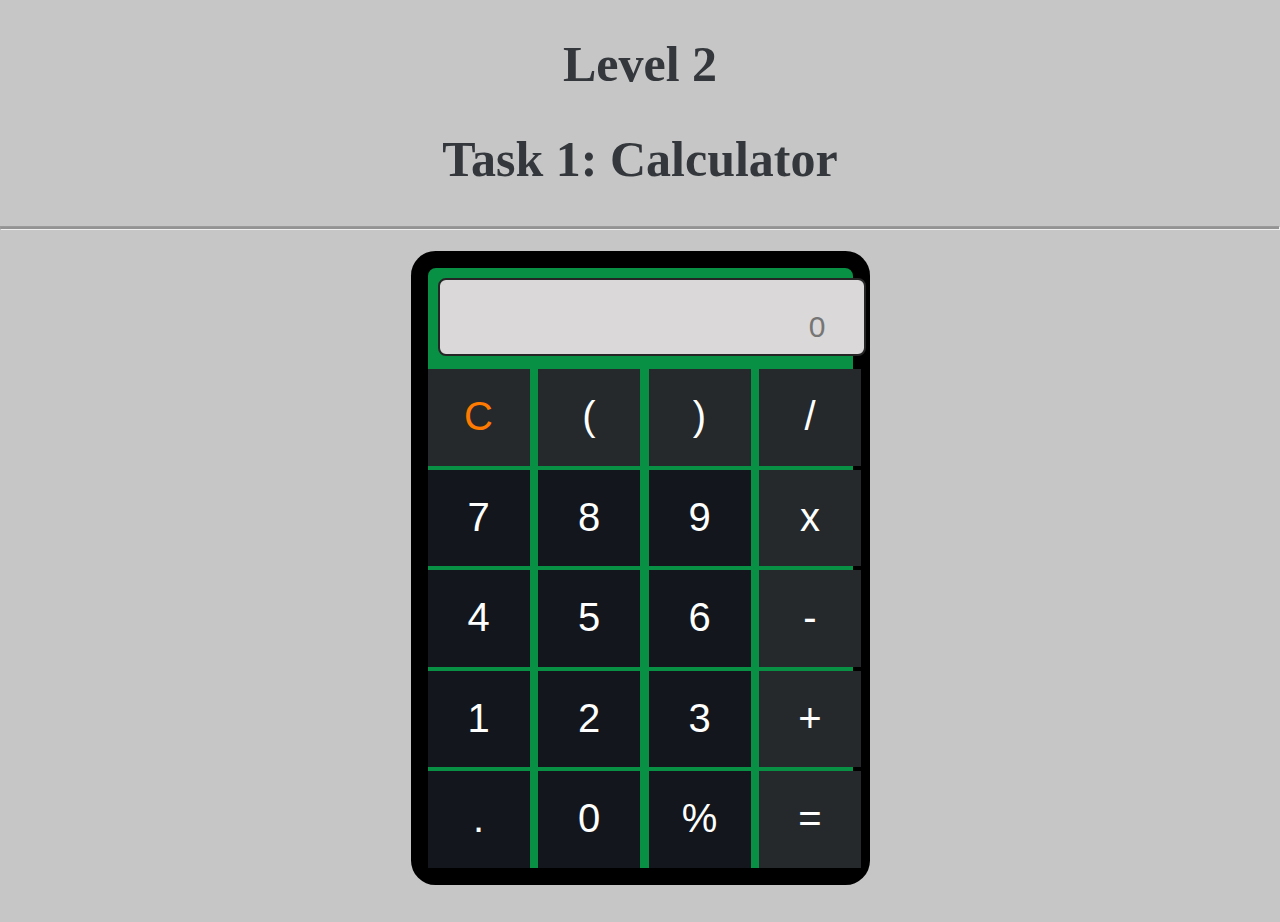
<file: LEVEL 2/TASK 1-Calculator/index.html>
<!DOCTYPE html>
<html lang="en">
<head>
    <meta charset="UTF-8">
    <meta http-equiv="X-UA-Compatible" content="IE=edge">
    <meta name="viewport" content="width=device-width, initial-scale=1.0">
    <title>Calculator</title>
    <link rel="stylesheet" type="text/css" href="style.css">
</head>
<body>
    <h1>Level 2</h1>
    <h1>Task 1: Calculator</h1>
    <br/> <br/><hr /> <br /> <br/> 

    <div id="container" class="container">
        <form name="calculator">
            <div class="wrapper">
                    
                <div class="InputArea">
                    <input id="inputBox" type="text" name="userInput" placeholder="0" disabled/>
                </div>
                
                <div class="buttons">

                    <div class="btnC btnr1">
                        <input id="ButtonC" type="button" value="C" />
                    </div>
                    <div class="btnMod btnr1">
                        <input id="Button(" type="button" value="(" />
                    </div>
                    <div class="btnSign btnr1">
                        <input id="Button)" type="button" value=")" />
                    </div>
                    <div class="btnD btnr1">
                        <input id="Button/" type="button" value="/" />
                    </div>
                    <div class="btn7 btnr2">
                        <input id="Button7" type="button" value="7" />
                    </div>
                    <div class="btn8 btnr2">
                        <input id="Button8" type="button" value="8" />
                    </div>
                    <div class="btn9 btnr2">
                        <input id="Button9" type="button" value="9" />
                    </div>
                    <div class="btnX btnr1">
                        <input id="Button*" type="button" value="x" />
                    </div>
                    <div class="btn4 btnr2">
                        <input id="Button4" type="button" value="4" />
                    </div>
                    <div class="btn5 btnr2">
                        <input id="Button5" type="button" value="5" />
                    </div>
                    <div class="btn6 btnr2">
                        <input id="Button6" type="button" value="6" />
                    </div>
                    <div class="btnM btnr1">
                        <input id="Button-" type="button" value="-" />
                    </div>
                    <div class="btn1 btnr2">
                        <input id="Button1" type="button" value="1" />
                    </div>
                    <div class="btn2 btnr2">
                        <input id="Button2" type="button" value="2" />
                    </div>
                    <div class="btn3 btnr2">
                        <input id="Button3" type="button" value="3" />
                    </div>
                    <div class="btnAdd btnr1">
                        <input id="Button+" type="button" value="+" />
                    </div>
                    <div class="btnDecimal btnr2">
                        <input id="Button." type="button" value="." />
                    </div>
                    <div class="btn0 btnr2">
                        <input id="Button0" type="button" value="0" />
                    </div>
                    <div class="btnBack btnr2">
                        <input id="Button%" type="button" value="%" />
                    </div>
                    <div class="btnEq btnr1">
                        <input id="Button=" type="button" value="=" />
                    </div>
                </div>
            </div>
        </form>
        <br/>
        <br/>
        <br/>
    </div>
    <script type="text/javascript" src="script.js"></script>
</body>
</html>
</file>
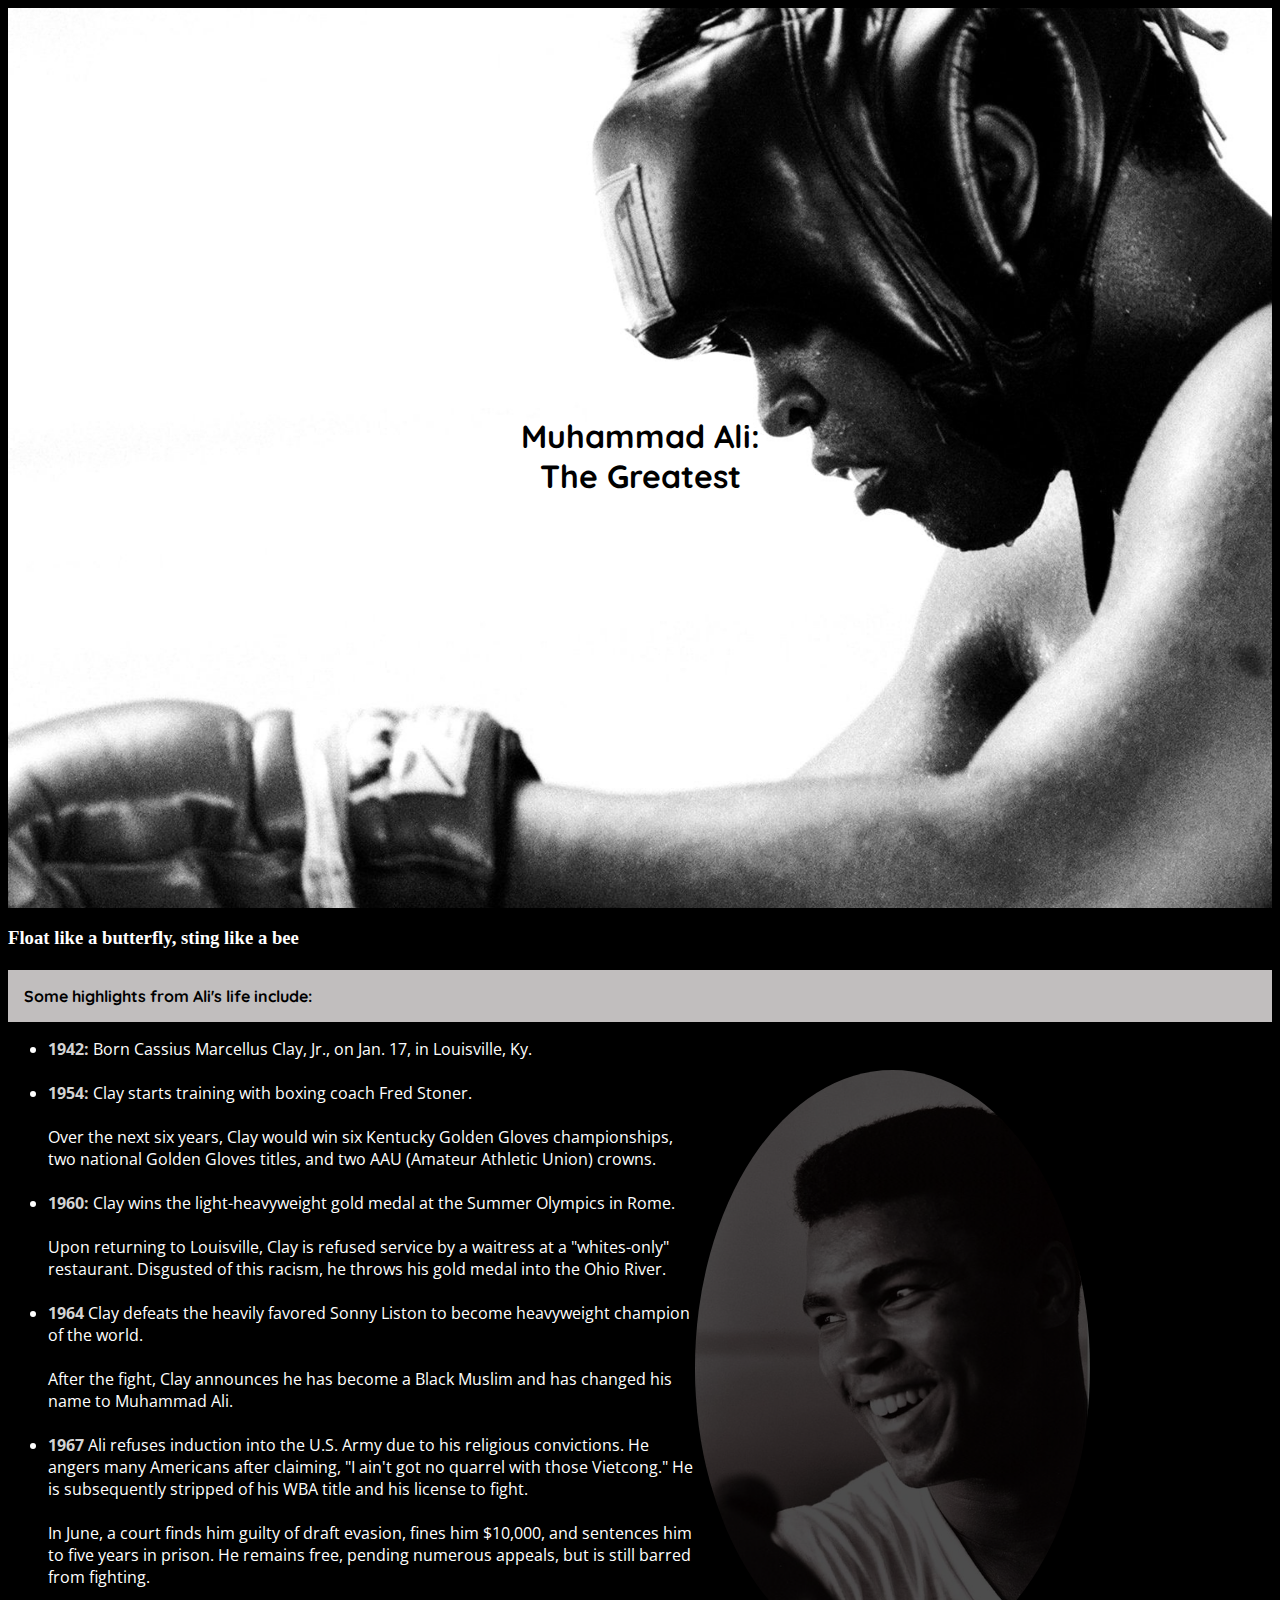
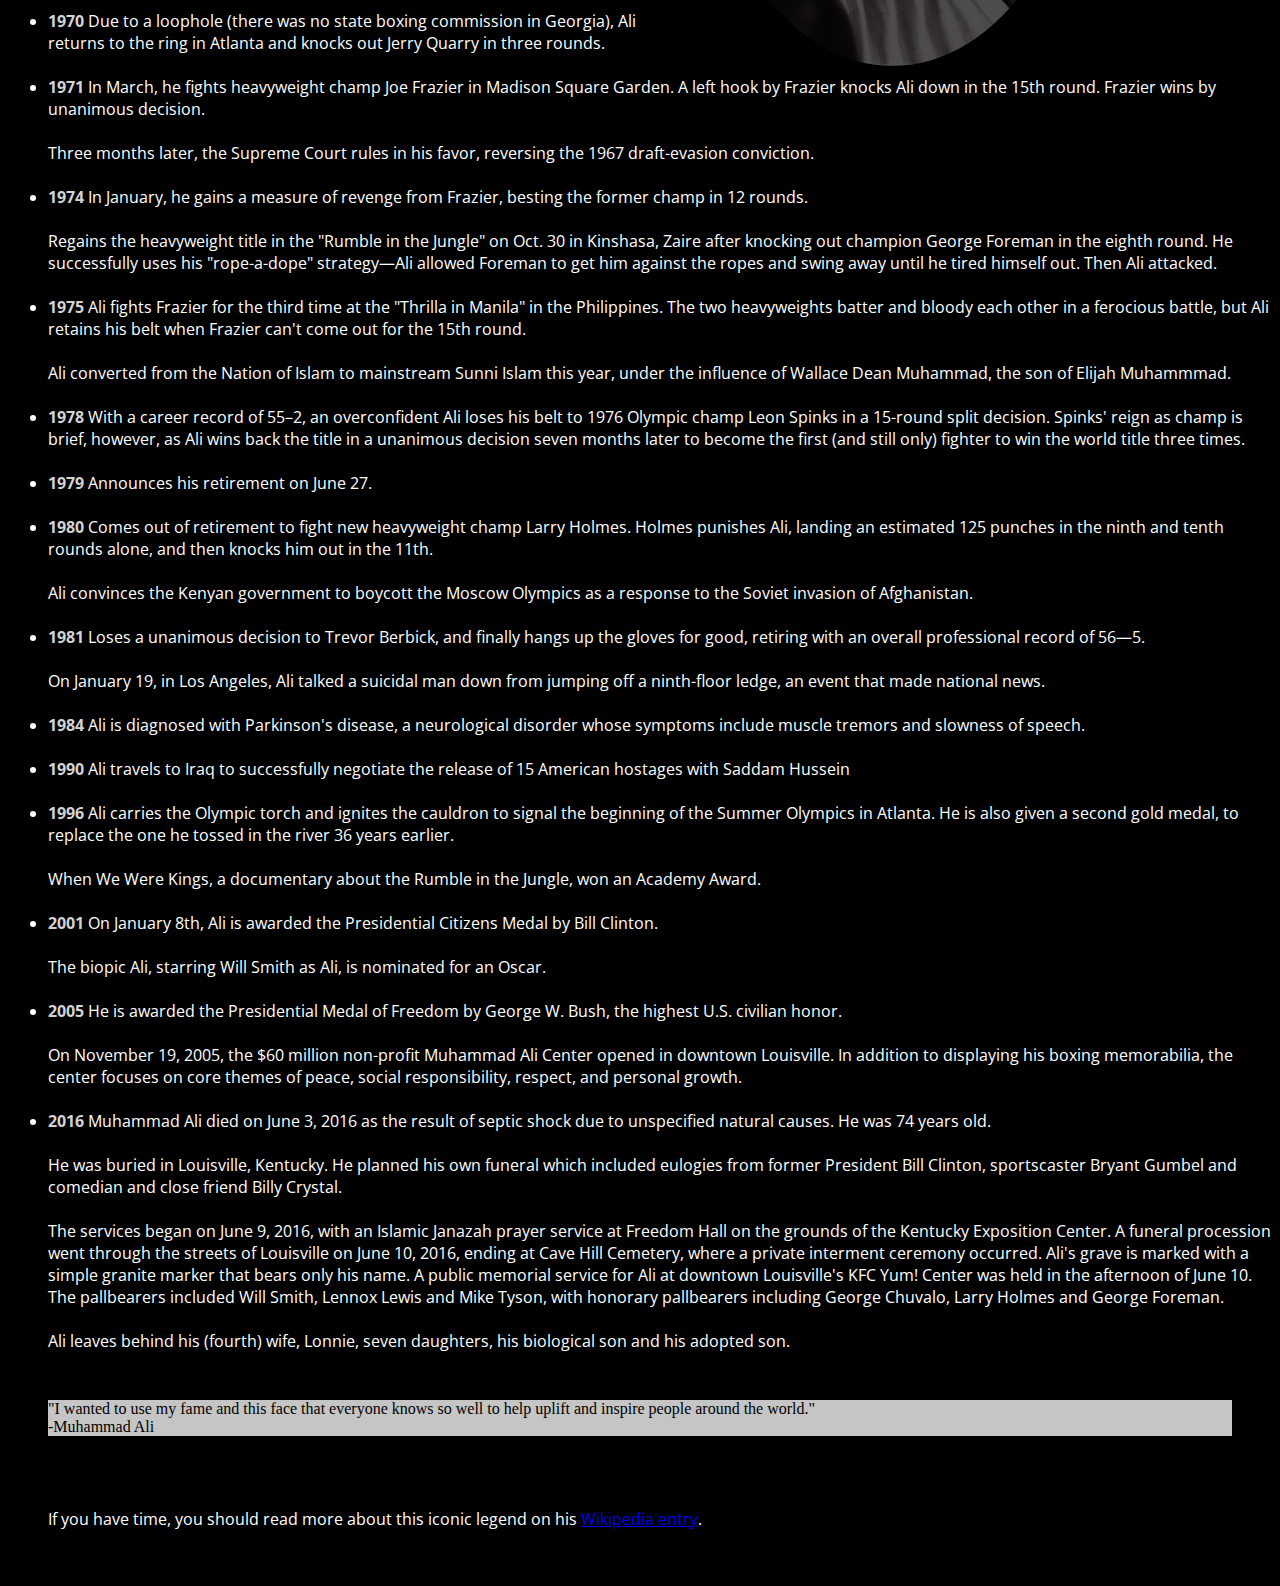
<file: LEVEL 2/TASK 2-Tribute Page/trb.html>
<html lang="en">

<head>
  <meta charset="utf-8">
  <meta name="viewport" content="width=device-width, initial-scale=1">
  <link href="https://fonts.googleapis.com/css?family=Homemade+Apple|Open+Sans|Quicksand" rel="stylesheet">
  <title> Muhammad Ali Tribute Page </title>
  <link rel="stylesheet" href="style.css">
</head>

<body>
  <div class="jumbotron" onclick="void(0)">
    <div class="container">
      <div class="centertxt">
        <h1>Muhammad Ali:<br>The Greatest</br></h1>
      </div>
    </div>
  </div>
  <div>
    <h3 class="text-center">Float like a butterfly, sting like a bee</h3>
  </div>
  <div class="spacer2"></div>

  <section>
    <h4>Some highlights from Ali's life include:</h4>
    <div class="row">
      <div class="col-xs-4 col-sm-4-col-md-4 col-lg-4" id="img"><img
          src="smiling.jpg"
          alt="Ali Smiling" onclick="void(0)"></div>
      <div class="col-xs-7 col-sm-7 col-md-7 col-lg-7">
        <ul>
          <li><strong>1942:</strong> Born Cassius Marcellus Clay, Jr., on Jan. 17, in Louisville, Ky.</li><br>
          <li><strong>1954:</strong> Clay starts training with boxing coach Fred Stoner.
            <br><br>
            Over the next six years, Clay would win six Kentucky Golden Gloves championships, two national Golden Gloves
            titles, and two AAU (Amateur Athletic Union) crowns.
          </li><br>

          <li><strong>1960:</strong> Clay wins the light-heavyweight gold medal at the Summer Olympics in Rome.
            <br><br>
            Upon returning to Louisville, Clay is refused service by a waitress at a "whites-only" restaurant. Disgusted
            of this racism, he throws his gold medal into the Ohio River.
          </li><br>

          <li><strong>1964</strong> Clay defeats the heavily favored Sonny Liston to become heavyweight champion of the
            world.
            <br><br>
            After the fight, Clay announces he has become a Black Muslim and has changed his name to Muhammad Ali.
          </li><br>

          <li><strong>1967</strong> Ali refuses induction into the U.S. Army due to his religious convictions. He angers
            many Americans after claiming, "I ain't got no quarrel with those Vietcong." He is subsequently stripped of
            his WBA title and his license to fight.
            <br><br>
            In June, a court finds him guilty of draft evasion, fines him $10,000, and sentences him to five years in
            prison. He remains free, pending numerous appeals, but is still barred from fighting.
          </li><br>
          <li><strong>1970</strong> Due to a loophole (there was no state boxing commission in Georgia), Ali returns to
            the ring in Atlanta and knocks out Jerry Quarry in three rounds.</li> <br>
          <li><strong>1971</strong> In March, he fights heavyweight champ Joe Frazier in Madison Square Garden. A left
            hook by Frazier knocks Ali down in the 15th round. Frazier wins by unanimous decision.
            <br><br>
            Three months later, the Supreme Court rules in his favor, reversing the 1967 draft-evasion conviction.
          </li><br>
          <li><strong>1974</strong> In January, he gains a measure of revenge from Frazier, besting the former champ in
            12 rounds.
            <br><br>
            Regains the heavyweight title in the "Rumble in the Jungle" on Oct. 30 in Kinshasa, Zaire after knocking out
            champion George Foreman in the eighth round. He successfully uses his "rope-a-dope" strategy—Ali allowed
            Foreman to get him against the ropes and swing away until he tired himself out. Then Ali attacked.
          </li><br>
          <li><strong>1975</strong> Ali fights Frazier for the third time at the "Thrilla in Manila" in the Philippines.
            The two heavyweights batter and bloody each other in a ferocious battle, but Ali retains his belt when
            Frazier can't come out for the 15th round. <br><br> Ali converted from the Nation of Islam to mainstream
            Sunni Islam this year, under the influence of Wallace Dean Muhammad, the son of Elijah Muhammmad.
          </li><br>
          <li><strong>1978</strong> With a career record of 55–2, an overconfident Ali loses his belt to 1976 Olympic
            champ Leon Spinks in a 15-round split decision. Spinks' reign as champ is brief, however, as Ali wins back
            the title in a unanimous decision seven months later to become the first (and still only) fighter to win the
            world title three times.</li><br>
          <li><strong>1979</strong> Announces his retirement on June 27.</li><br>
          <li><strong>1980</strong> Comes out of retirement to fight new heavyweight champ Larry Holmes. Holmes punishes
            Ali, landing an estimated 125 punches in the ninth and tenth rounds alone, and then knocks him out in the
            11th.
            <br><br>
            Ali convinces the Kenyan government to boycott the Moscow Olympics as a response to the Soviet invasion of
            Afghanistan.
          </li><br>
          <li><strong>1981</strong> Loses a unanimous decision to Trevor Berbick, and finally hangs up the gloves for
            good, retiring with an overall professional record of 56—5.
            <br><br>
            On January 19, in Los Angeles, Ali talked a suicidal man down from jumping off a ninth-floor ledge, an event
            that made national news.
          </li><br>
          <li><strong>1984</strong> Ali is diagnosed with Parkinson's disease, a neurological disorder whose symptoms
            include muscle tremors and slowness of speech.</li><br>
          <li><strong>1990</strong> Ali travels to Iraq to successfully negotiate the release of 15 American hostages
            with Saddam Hussein</li><br>
          <li><strong>1996</strong> Ali carries the Olympic torch and ignites the cauldron to signal the beginning of
            the Summer Olympics in Atlanta. He is also given a second gold medal, to replace the one he tossed in the
            river 36 years earlier.
            <br><br>
            When We Were Kings, a documentary about the Rumble in the Jungle, won an Academy Award.
          </li><br>
          <li><strong>2001</strong> On January 8th, Ali is awarded the Presidential Citizens Medal by Bill Clinton.
            <br><br>
            The biopic Ali, starring Will Smith as Ali, is nominated for an Oscar.
          </li><br>
          <li><strong>2005</strong> He is awarded the Presidential Medal of Freedom by George W. Bush, the highest U.S.
            civilian honor.
            <br><br>
            On November 19, 2005, the $60 million non-profit Muhammad Ali Center opened in downtown Louisville. In
            addition to displaying his boxing memorabilia, the center focuses on core themes of peace, social
            responsibility, respect, and personal growth.
          </li><br>

          <li><strong>2016</strong>
            Muhammad Ali died on June 3, 2016 as the result of septic shock due to unspecified natural causes. He was 74
            years old.
            <br><br>
            He was buried in Louisville, Kentucky. He planned his own funeral which included eulogies from former
            President Bill Clinton, sportscaster Bryant Gumbel and comedian and close friend Billy Crystal.
            <br><br>
            The services began on June 9, 2016, with an Islamic Janazah prayer service at Freedom Hall on the grounds of
            the Kentucky Exposition Center. A funeral procession went through the streets of Louisville on June 10,
            2016, ending at Cave Hill Cemetery, where a private interment ceremony occurred. Ali's grave is marked with
            a simple granite marker that bears only his name. A public memorial service for Ali at downtown Louisville's
            KFC Yum! Center was held in the afternoon of June 10. The pallbearers included Will Smith, Lennox Lewis and
            Mike Tyson, with honorary pallbearers including George Chuvalo, Larry Holmes and George Foreman.
            <br><br>
            Ali leaves behind his (fourth) wife, Lonnie, seven daughters, his biological son and his adopted son.
          </li>
        </ul>
      </div>

    </div>
  </section>
  <div>
    <blockquote class="blockquote-reverse">"I wanted to use my fame and this face that everyone knows so well to help
      uplift and inspire people around the world."<br>-Muhammad Ali</blockquote>
  </div>

  <footer>
    <div id="footr">
      <p>If you have time, you should read more about this iconic legend on his <a
          href="https://en.wikipedia.org/wiki/Muhammad_Ali">Wikipedia entry</a>.</p>
    </div>
  </footer>
</body>
</file>
<file: LEVEL 2/TASK 1-Calculator/style.css>
* {
    padding: 0;
    margin: 0;
  }
  
  html{
      background-color: #c6c6c6;
  }
  
  hr {
      height: 2px;
      background-color: rgb(147, 147, 147);
  }
  
  h1{
      text-align: center;
      color: #34383c;
      height: 25px;
      font-size: 50px;
      padding: 35px;
  }
  
  .wrapper {
    display: grid;
    height: 600px;
    grid-template-rows: 100px 1fr;
    grid-template-columns: 1fr;
    grid-gap: 1px;
    
  }
  
  .buttons {
    display: grid;
    grid-template-rows: repeat(5, 1fr);
    grid-template-columns: repeat(4, 1fr);
    grid-gap: 4px;

  }
  
  .container {
    width: 425px;
    height: 600px;
    border: 2px solid rgb(0, 0, 0);
    border-radius: 10px;
    background-color: #089045;
    margin: 0 auto;
    padding: auto;
    box-shadow: 0px 0px 0px 15px rgba(0, 0, 0, 2);
  }
  
  .inputArea {
    background-color: #6a7d8d;
    grid-column: 1/2;
    display: block;
  }
  
  input[type="text"] {
    box-sizing: border-box;
    margin-top: 10px;
    margin-left: 10px;
    padding-top: 30px;
    padding-right: 38px;
    padding-bottom: 10px;
    font-size: 30px;
    background-color: rgb(218, 216, 216);
    text-align: right;
    border: 2px solid rgb(37, 37, 37);
    border-radius: 8px;
  }

  input[type="text"]:disabled {
    color:#000000;
  }
  
  .btnr1 {
    background: #25292c;
    text-align: center;
    width: 102px;
  }
  
  .btnr2 {
    background: #13171d;
    text-align: center;
    width: 102px;
  }
  
  .btnr1 > input {
    background: transparent;
    border: none;
    justify-content: center;
    align-self: end;
    color: white;
    font-size: 2.5em;
    margin-top: 25px;
  }
  
  .btnr2 > input {
    background: transparent;
    border: none;
    justify-content: center;
    align-self: end;
    color: white;
    font-size: 2.5em;
    margin-top: 25px;
  }
  
  .btnC > input {
    color: #ff7a00 !important;
  }
</file>
<file: LEVEL 2/TASK 2-Tribute Page/style.css>
body {
  background-color: #000000;
  background-image: url("https://www.transparenttextures.com/patterns/cream-pixels.png");
}

.jumbotron {
  position: relative;
  background-image: url("wallpaperflare.com_wallpaper.jpg");
  background-position: center center;
  background-size: cover;
  height: 100vh;
}

h1 {
  font-family: "Quicksand", sans-serif;
  color: black;
}

h3 {
  font-family: "Homemade Apple", cursive;
  color: white;
  margin-bottom: 1em;
}

h4 {
  background: rgb(193, 190, 190);
  font: black;
  font-family: "Quicksand", sans-serif;
  font-weight: bold;
  margin-bottom: 1em;
  padding: 1em;
}

ul {
  font-family: "Open Sans", sans-serif;
  color: #fff;
  margin-top: 1em;
}

p {
  font-family: "Open Sans", sans-serif;
  color: #fff;
}

.spacer {
  margin: 0;
  padding: 0;
  height: 220px;
}

img {
  max-width: 70%;
  height: auto;
  max-height: 50%;
  opacity: 0.3;
  margin-top: 2em;
  border-radius: 50%;
  filter: alpha(opacity=20);
}

img:hover,
img:active,
img:focus {
  background-image: url("https://giant.gfycat.com/CloseVeneratedHorseshoebat.gif");
  opacity: 1;
  filter: alpha(opacity=100); 
}

footer {
  background: rgb(0, 0, 0);
  margin-top: 3em;
  margin-bottom: 2em;
  padding: 0.5em;
  color: white;
}

.centertxt {
  position: absolute;
  top: 43%;
  left: 0;
  text-align: center;
  width: 100%;
}

.jumbotron:active,
.jumbotron:focus {
  background-image: url("https://giant.gfycat.com/CloseVeneratedHorseshoebat.gif");
  color: white !important;
}

blockquote {
  background: rgb(197, 197, 197);
  font: black;
  font-family: "Homemade Apple", cursive;
  margin-top: 3em;
}

strong {
  color: #d3d3d3;
}
#img {
  float: right;
  margin-right: 1%;
}

#footr {
  margin-left: 2em;
}
</file>
